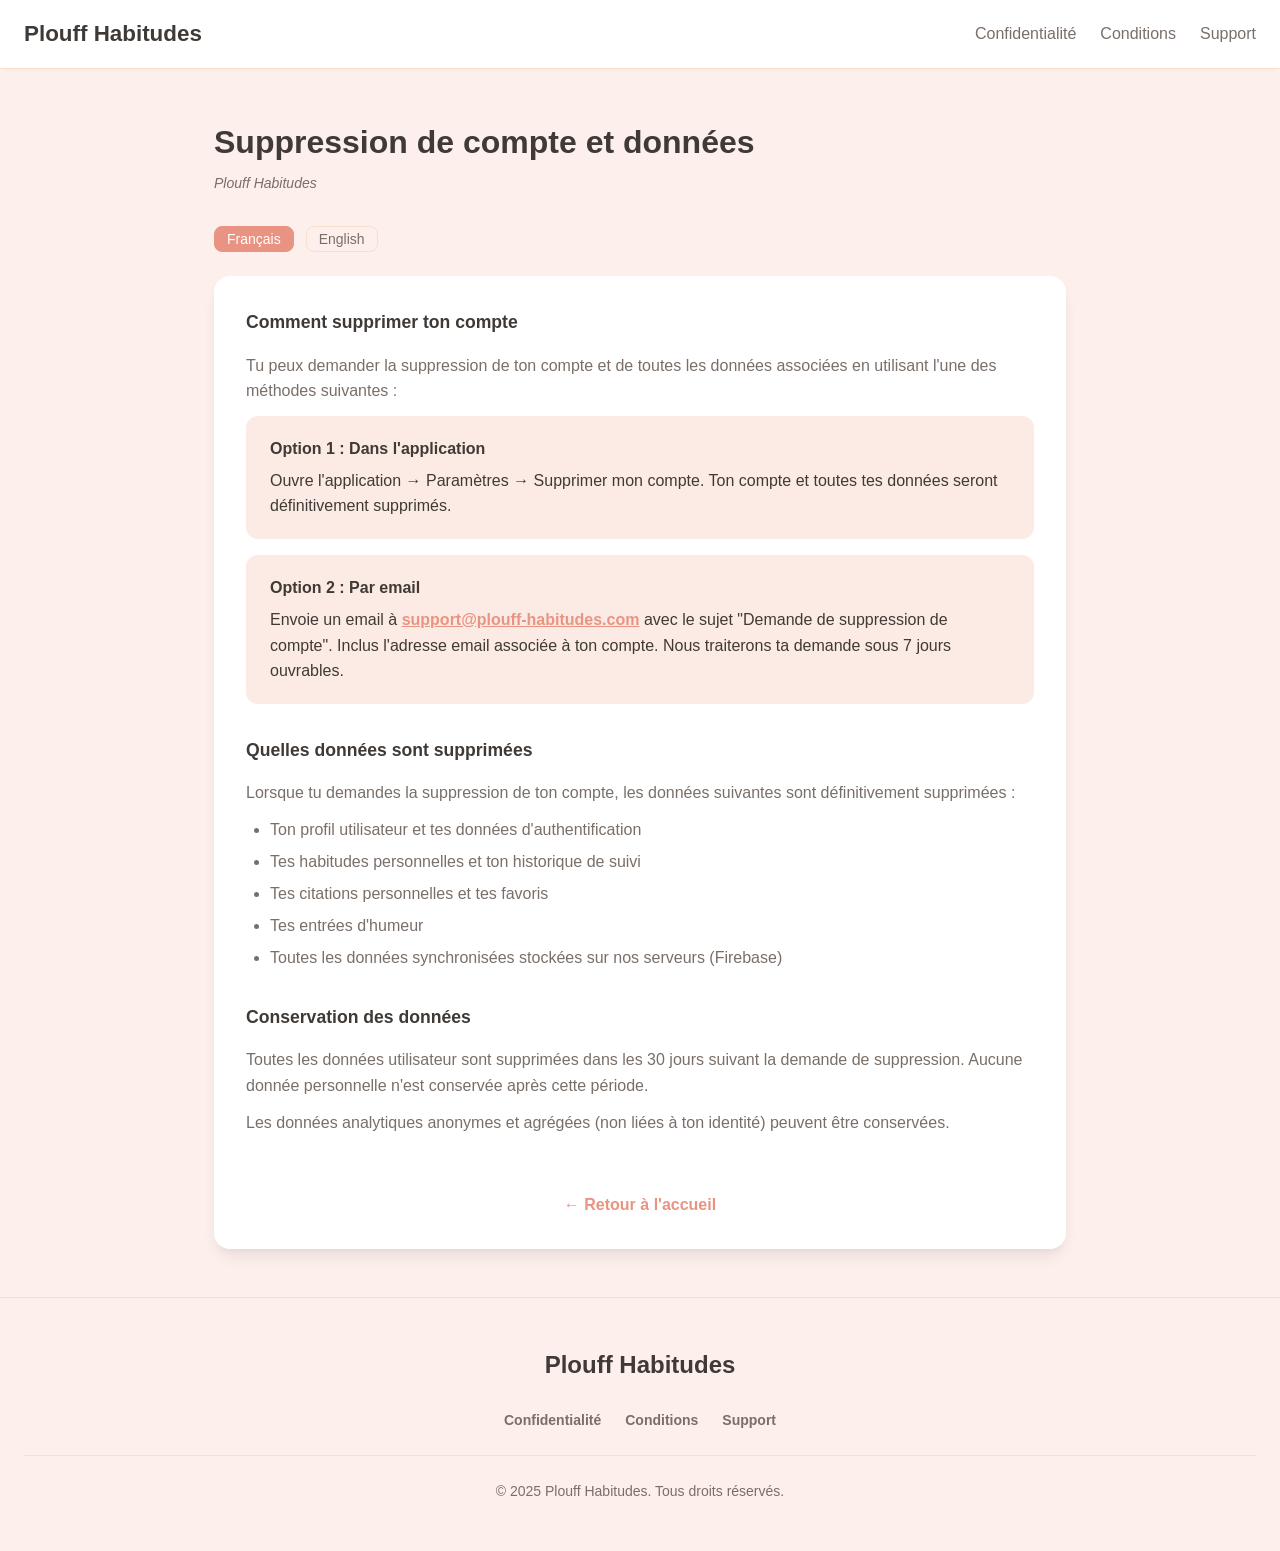
<file: public/delete-account/index.html>
<!DOCTYPE html>
<html lang="fr">
<head>
  <meta charset="UTF-8" />
  <meta name="viewport" content="width=device-width, initial-scale=1.0" />
  <title>Suppression de compte – Plouff Habitudes</title>
  <style>
    *, *::before, *::after { box-sizing: border-box; margin: 0; padding: 0; }
    body {
      font-family: -apple-system, BlinkMacSystemFont, 'Segoe UI', Roboto, sans-serif;
      background-color: #fdefeb;
      color: #3F3A36;
      line-height: 1.6;
      min-height: 100vh;
      display: flex;
      flex-direction: column;
    }

    /* HEADER */
    header {
      background: #ffffff;
      border-bottom: 1px solid #F7E1CE;
      box-shadow: 0 4px 6px -4px rgba(0,0,0,0.05);
      position: sticky;
      top: 0;
      z-index: 50;
    }
    .header-inner {
      max-width: 1280px;
      margin: 0 auto;
      padding: 1rem 1.5rem;
      display: flex;
      align-items: center;
      justify-content: space-between;
    }
    .header-logo { font-size: 1.4rem; font-weight: 700; color: #3F3A36; text-decoration: none; }
    .header-nav { display: flex; gap: 1.5rem; }
    .header-nav a { text-decoration: none; color: #7A6F68; font-weight: 500; transition: color 0.2s; }
    .header-nav a:hover { color: #3F3A36; }
    .hamburger { display: none; background: none; border: none; cursor: pointer; color: #3F3A36; padding: 0.25rem; }
    .mobile-menu { display: none; background: #ffffff; border-bottom: 1px solid #F7E1CE; box-shadow: 0 4px 6px -4px rgba(0,0,0,0.05); }
    .mobile-menu.open { display: block; }
    .mobile-menu-inner { padding: 1rem 1.5rem; display: flex; flex-direction: column; gap: 0.25rem; }
    .mobile-menu a { text-decoration: none; color: #7A6F68; font-weight: 600; padding: 0.75rem 1rem; border-radius: 0.5rem; display: block; transition: background 0.2s; }
    .mobile-menu a:hover { background: #fcebe4; color: #3F3A36; }
    @media (max-width: 640px) { .header-nav { display: none; } .hamburger { display: block; } }

    /* MAIN */
    main { flex: 1; max-width: 900px; margin: 0 auto; padding: 3rem 1.5rem; width: 100%; }
    h1 { font-size: 2rem; font-weight: 700; color: #3F3A36; margin-bottom: 0.25rem; }
    .subtitle { font-size: 0.875rem; color: #7A6F68; font-style: italic; margin-bottom: 2rem; }

    .card {
      background: #ffffff;
      border-radius: 1rem;
      box-shadow: 0 10px 15px -3px rgba(0,0,0,0.08), 0 4px 6px -4px rgba(0,0,0,0.05);
      padding: 2rem;
    }
    .section { margin-bottom: 2rem; }
    .section:last-child { margin-bottom: 0; }
    h2 { font-size: 1.1rem; font-weight: 700; color: #3F3A36; margin-bottom: 1rem; }
    p { color: #7A6F68; margin-bottom: 0.75rem; }
    ul { list-style: disc; padding-left: 1.5rem; color: #7A6F68; }
    ul li { margin-bottom: 0.4rem; }
    a { color: #E99483; font-weight: 600; }
    a:hover { text-decoration: underline; }

    .box {
      background: #fcebe4;
      border-radius: 0.75rem;
      padding: 1.25rem 1.5rem;
      margin-bottom: 1rem;
    }
    .box strong { color: #3F3A36; display: block; margin-bottom: 0.4rem; }

    .back-link { display: inline-block; color: #E99483; font-weight: 600; text-decoration: none; margin-top: 0.5rem; }
    .back-link:hover { text-decoration: underline; }

    /* LANG SWITCH */
    .lang-switch { display: flex; gap: 0.75rem; margin-bottom: 1.5rem; }
    .lang-btn {
      background: none;
      border: 1px solid #F7E1CE;
      border-radius: 0.5rem;
      padding: 0.25rem 0.75rem;
      font-size: 0.875rem;
      cursor: pointer;
      color: #7A6F68;
      font-weight: 500;
      transition: all 0.2s;
    }
    .lang-btn.active { background: #E99483; color: #fff; border-color: #E99483; }
    .section-en { display: none; }
    .section-fr { display: block; }

    /* FOOTER */
    footer { background: #fdefeb; border-top: 1px solid #F7E1CE; padding: 3rem 1.5rem; }
    .footer-inner { max-width: 1280px; margin: 0 auto; display: flex; flex-direction: column; align-items: center; gap: 1.5rem; }
    .footer-logo { font-size: 1.5rem; font-weight: 700; color: #3F3A36; }
    .footer-links { display: flex; gap: 1.5rem; flex-wrap: wrap; justify-content: center; }
    .footer-links a { text-decoration: none; color: #7A6F68; font-size: 0.875rem; transition: color 0.2s; }
    .footer-links a:hover { color: #3F3A36; }
    .footer-copy { font-size: 0.875rem; color: #7A6F68; text-align: center; border-top: 1px solid #F7E1CE; padding-top: 1.5rem; width: 100%; }
  </style>
</head>
<body>

<header>
  <div class="header-inner">
    <a href="/" class="header-logo">Plouff Habitudes</a>
    <nav class="header-nav">
      <a href="/privacy">Confidentialité</a>
      <a href="/terms">Conditions</a>
      <a href="/support">Support</a>
    </nav>
    <button class="hamburger" onclick="toggleMenu()" id="hamburger-btn" aria-label="Menu">
      <svg id="icon-menu" xmlns="http://www.w3.org/2000/svg" width="28" height="28" fill="none" viewBox="0 0 24 24" stroke="currentColor" stroke-width="2"><line x1="3" y1="6" x2="21" y2="6"/><line x1="3" y1="12" x2="21" y2="12"/><line x1="3" y1="18" x2="21" y2="18"/></svg>
      <svg id="icon-close" xmlns="http://www.w3.org/2000/svg" width="28" height="28" fill="none" viewBox="0 0 24 24" stroke="currentColor" stroke-width="2" style="display:none"><line x1="18" y1="6" x2="6" y2="18"/><line x1="6" y1="6" x2="18" y2="18"/></svg>
    </button>
  </div>
  <div class="mobile-menu" id="mobile-menu">
    <div class="mobile-menu-inner">
      <a href="/privacy">Confidentialité</a>
      <a href="/terms">Conditions</a>
      <a href="/support">Support</a>
    </div>
  </div>
</header>

<main>
  <h1 id="page-title">Suppression de compte et données</h1>
  <p class="subtitle">Plouff Habitudes</p>

  <div class="lang-switch">
    <button class="lang-btn active" onclick="setLang('fr')" id="btn-fr">Français</button>
    <button class="lang-btn" onclick="setLang('en')" id="btn-en">English</button>
  </div>

  <div class="card">

    <!-- FRANÇAIS -->
    <div class="section-fr" id="content-fr">
      <div class="section">
        <h2>Comment supprimer ton compte</h2>
        <p>Tu peux demander la suppression de ton compte et de toutes les données associées en utilisant l'une des méthodes suivantes :</p>
        <div class="box">
          <strong>Option 1 : Dans l'application</strong>
          Ouvre l'application → Paramètres → Supprimer mon compte. Ton compte et toutes tes données seront définitivement supprimés.
        </div>
        <div class="box">
          <strong>Option 2 : Par email</strong>
          Envoie un email à <a href="mailto:support@plouff-habitudes.com">support@plouff-habitudes.com</a> avec le sujet "Demande de suppression de compte". Inclus l'adresse email associée à ton compte. Nous traiterons ta demande sous 7 jours ouvrables.
        </div>
      </div>
      <div class="section">
        <h2>Quelles données sont supprimées</h2>
        <p>Lorsque tu demandes la suppression de ton compte, les données suivantes sont définitivement supprimées :</p>
        <ul>
          <li>Ton profil utilisateur et tes données d'authentification</li>
          <li>Tes habitudes personnelles et ton historique de suivi</li>
          <li>Tes citations personnelles et tes favoris</li>
          <li>Tes entrées d'humeur</li>
          <li>Toutes les données synchronisées stockées sur nos serveurs (Firebase)</li>
        </ul>
      </div>
      <div class="section">
        <h2>Conservation des données</h2>
        <p>Toutes les données utilisateur sont supprimées dans les 30 jours suivant la demande de suppression. Aucune donnée personnelle n'est conservée après cette période.</p>
        <p>Les données analytiques anonymes et agrégées (non liées à ton identité) peuvent être conservées.</p>
      </div>
      <div class="section" style="padding-top: 1rem; text-align: center;">
        <a href="/" class="back-link">← Retour à l'accueil</a>
      </div>
    </div>

    <!-- ENGLISH -->
    <div class="section-en" id="content-en">
      <div class="section">
        <h2>How to delete your account</h2>
        <p>You can request the deletion of your account and all associated data using one of the following methods:</p>
        <div class="box">
          <strong>Option 1: In the app</strong>
          Open the app → Settings → Delete my account. Your account and all data will be permanently deleted.
        </div>
        <div class="box">
          <strong>Option 2: By email</strong>
          Send an email to <a href="mailto:support@plouff-habitudes.com">support@plouff-habitudes.com</a> with the subject "Account Deletion Request". Include the email address associated with your account. We will process your request within 7 business days.
        </div>
      </div>
      <div class="section">
        <h2>What data is deleted</h2>
        <p>When you request account deletion, the following data is permanently removed:</p>
        <ul>
          <li>Your user profile and authentication data</li>
          <li>Personal habits and daily tracking history</li>
          <li>Personal quotes and favorites</li>
          <li>Mood entries</li>
          <li>All synced data stored on our servers (Firebase)</li>
        </ul>
      </div>
      <div class="section">
        <h2>Data retention</h2>
        <p>All user data is deleted within 30 days of the deletion request. No personal data is retained after this period.</p>
        <p>Anonymous, aggregated analytics data (not linked to your identity) may be retained.</p>
      </div>
      <div class="section" style="padding-top: 1rem; text-align: center;">
        <a href="/" class="back-link">← Back to home</a>
      </div>
    </div>

  </div>
</main>

<footer>
  <div class="footer-inner">
    <div class="footer-logo">Plouff Habitudes</div>
    <div class="footer-links">
      <a href="/privacy">Confidentialité</a>
      <a href="/terms">Conditions</a>
      <a href="/support">Support</a>
    </div>
    <div class="footer-copy">© 2025 Plouff Habitudes. Tous droits réservés.</div>
  </div>
</footer>

<script>
  function toggleMenu() {
    const menu = document.getElementById('mobile-menu');
    const iconMenu = document.getElementById('icon-menu');
    const iconClose = document.getElementById('icon-close');
    const isOpen = menu.classList.toggle('open');
    iconMenu.style.display = isOpen ? 'none' : 'block';
    iconClose.style.display = isOpen ? 'block' : 'none';
  }
  function setLang(lang) {
    document.getElementById('content-fr').style.display = lang === 'fr' ? 'block' : 'none';
    document.getElementById('content-en').style.display = lang === 'en' ? 'block' : 'none';
    document.getElementById('btn-fr').classList.toggle('active', lang === 'fr');
    document.getElementById('btn-en').classList.toggle('active', lang === 'en');
    document.getElementById('page-title').textContent = lang === 'fr' ? 'Suppression de compte et données' : 'Account & Data Deletion';
  }
</script>

</body>
</html>
</file>
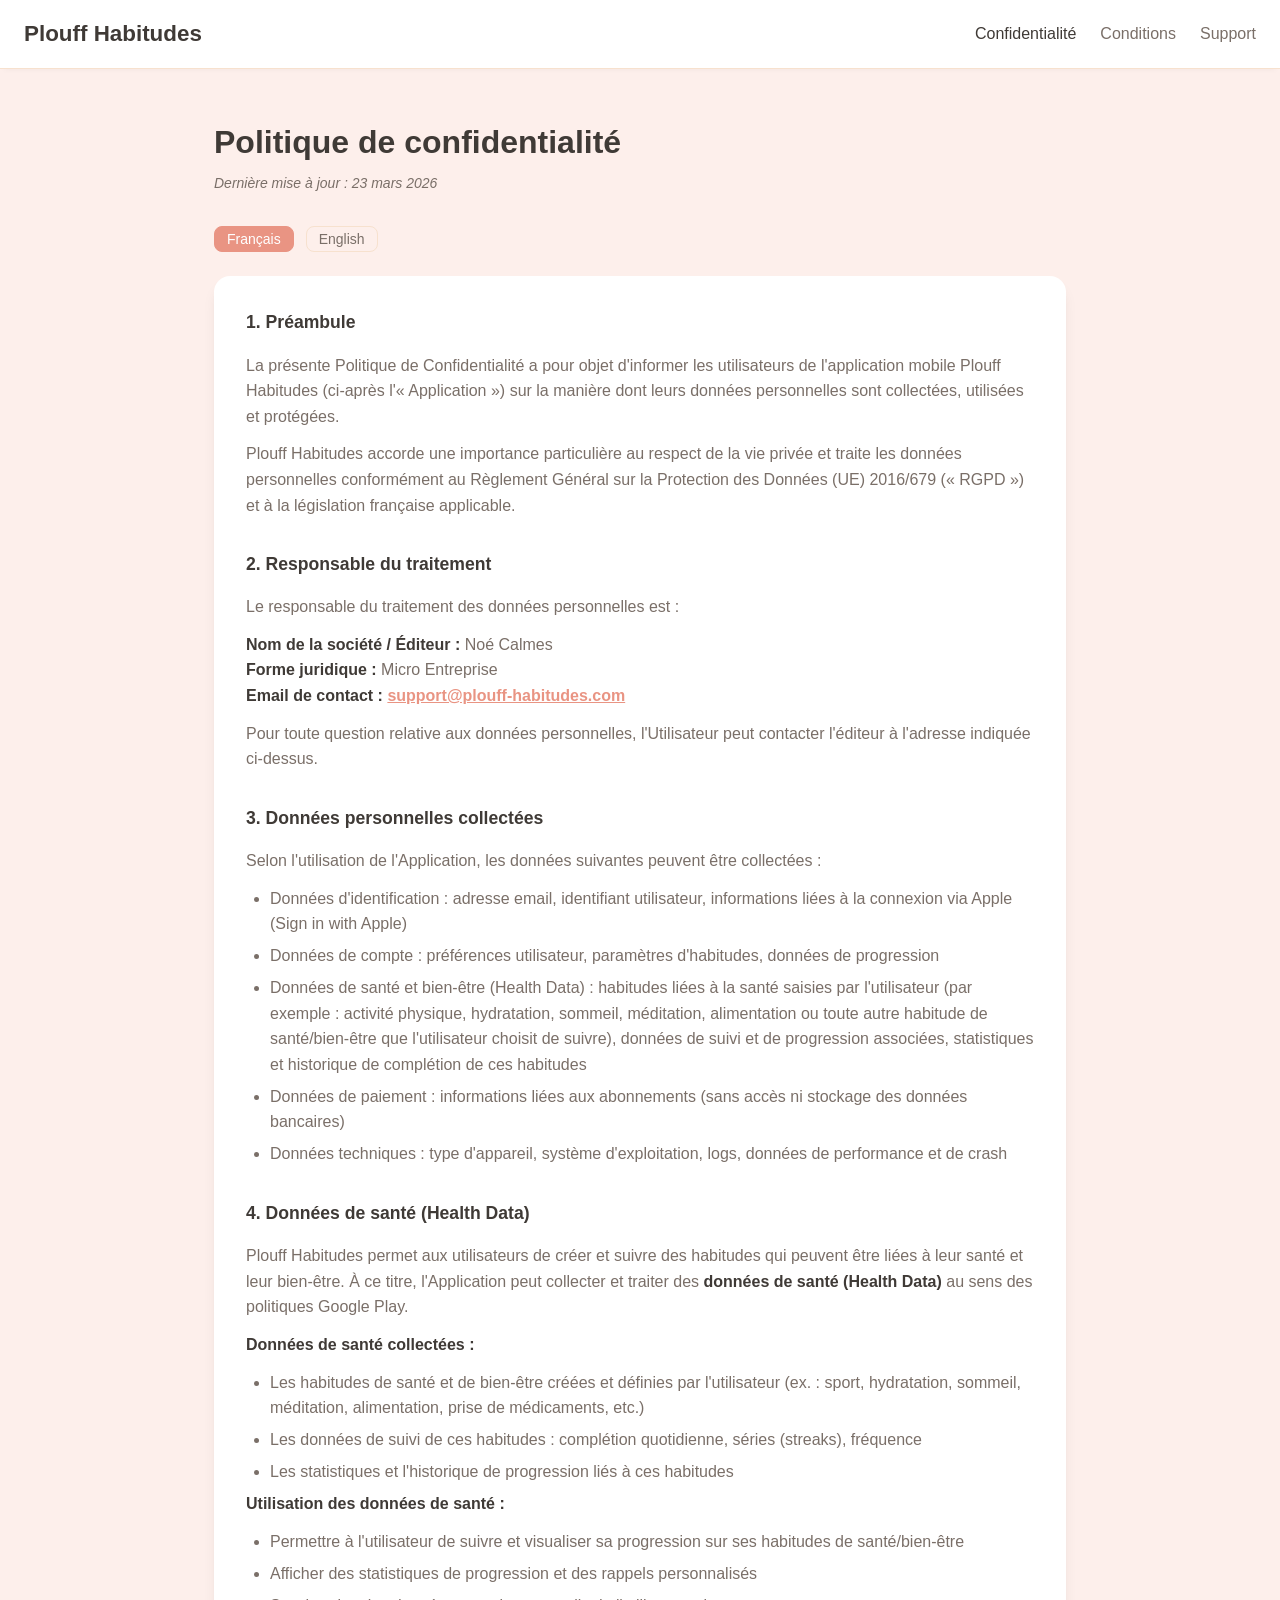
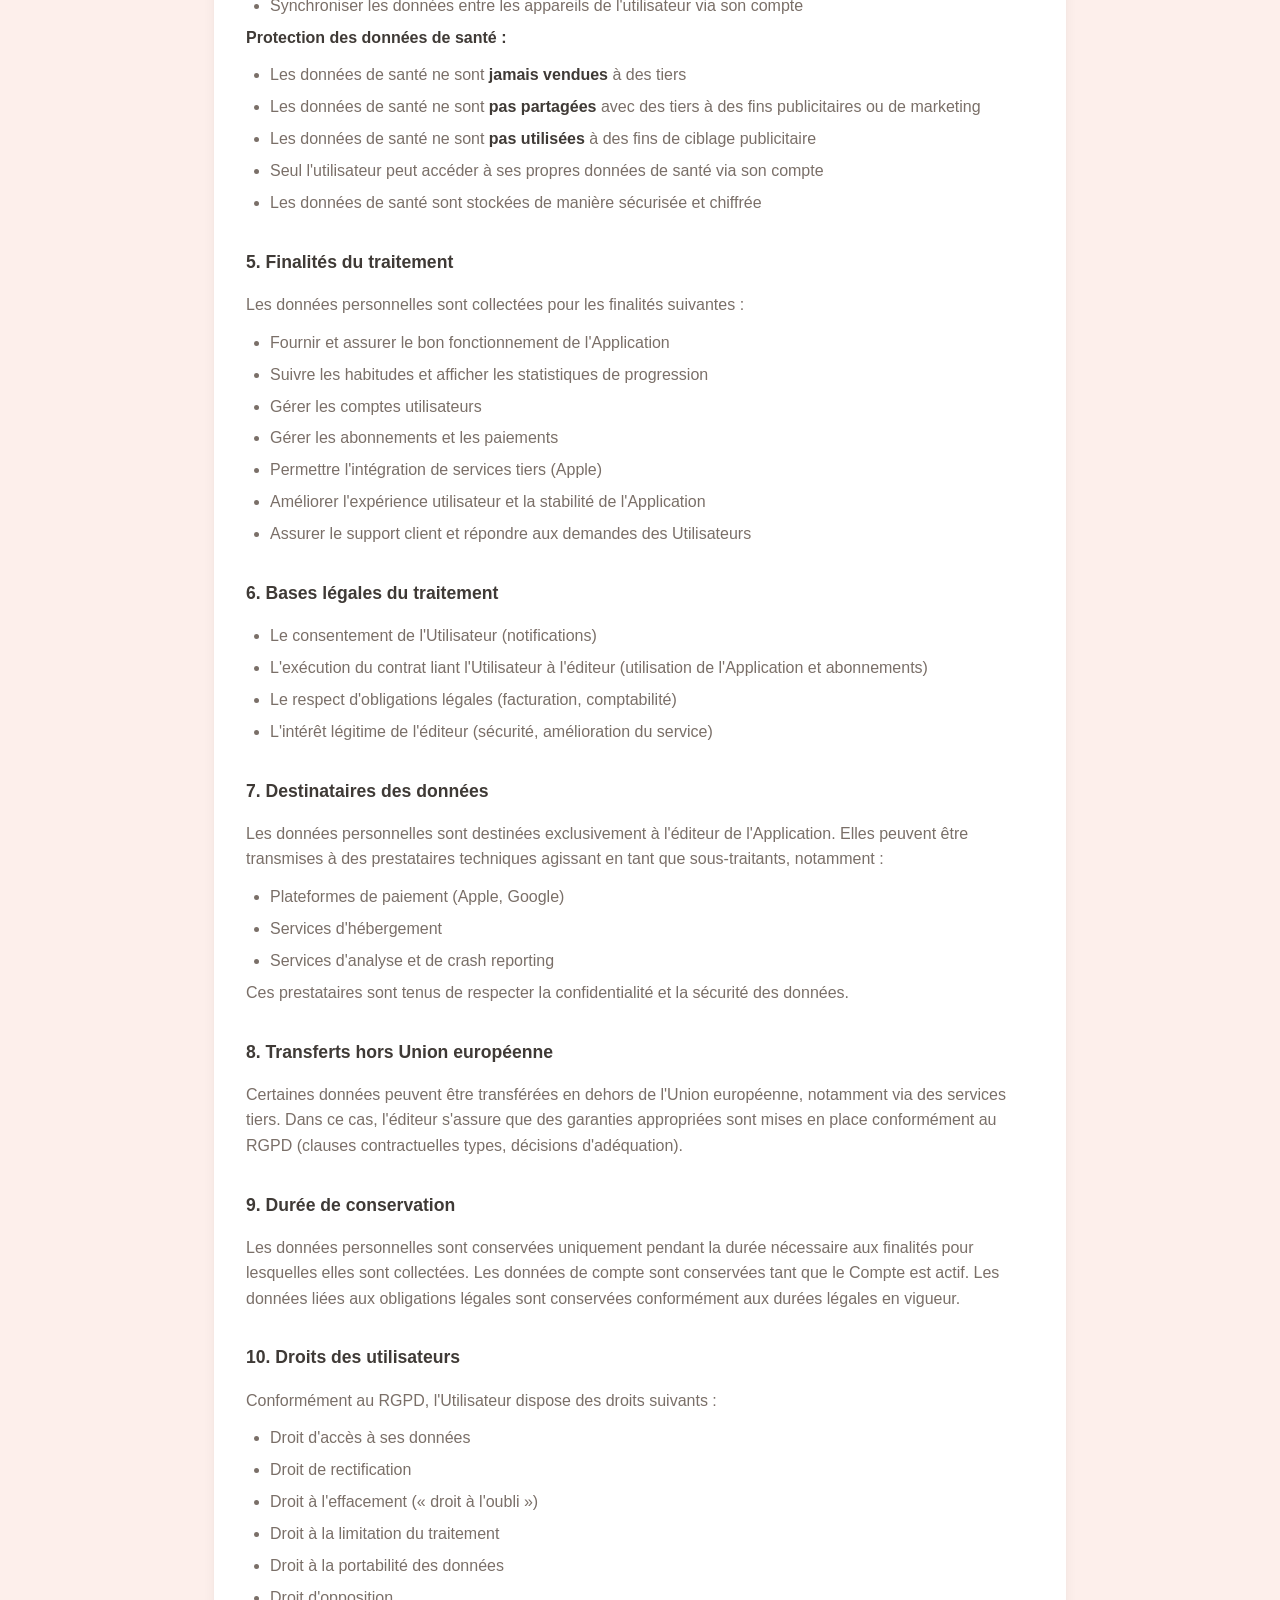
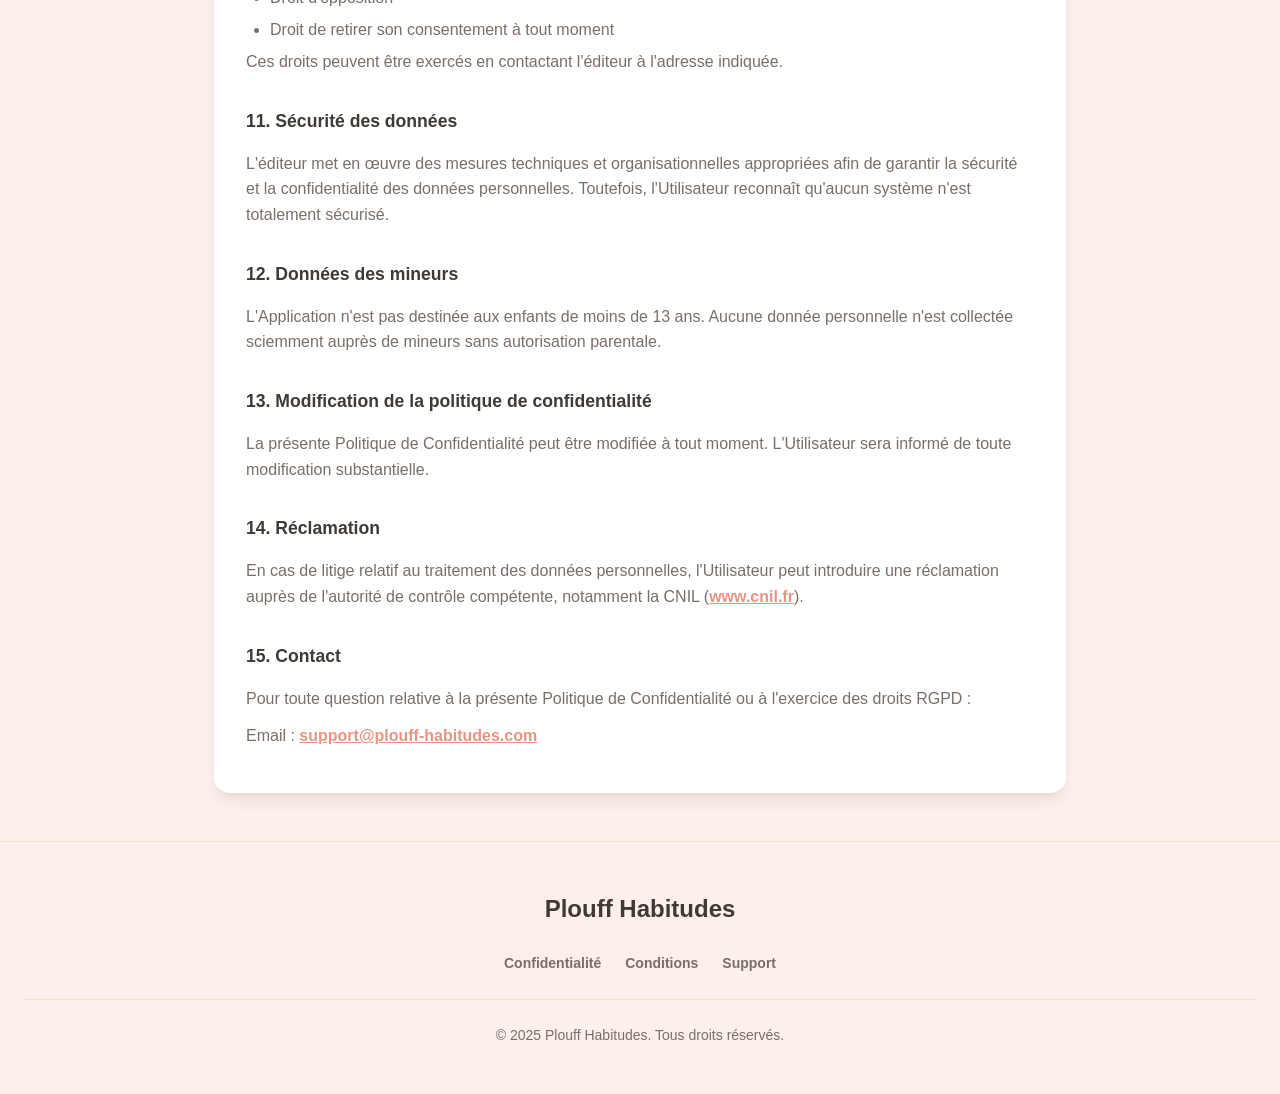
<file: public/privacy/index.html>
<!DOCTYPE html>
<html lang="fr">
<head>
  <meta charset="UTF-8" />
  <meta name="viewport" content="width=device-width, initial-scale=1.0" />
  <title>Politique de confidentialité – Plouff Habitudes</title>
  <style>
    *, *::before, *::after { box-sizing: border-box; margin: 0; padding: 0; }
    body {
      font-family: -apple-system, BlinkMacSystemFont, 'Segoe UI', Roboto, sans-serif;
      background-color: #fdefeb;
      color: #3F3A36;
      line-height: 1.6;
      min-height: 100vh;
      display: flex;
      flex-direction: column;
    }

    /* HEADER */
    header {
      background: #ffffff;
      border-bottom: 1px solid #F7E1CE;
      box-shadow: 0 4px 6px -4px rgba(0,0,0,0.05);
      position: sticky;
      top: 0;
      z-index: 50;
    }
    .header-inner {
      max-width: 1280px;
      margin: 0 auto;
      padding: 1rem 1.5rem;
      display: flex;
      align-items: center;
      justify-content: space-between;
    }
    .header-logo {
      font-size: 1.4rem;
      font-weight: 700;
      color: #3F3A36;
      text-decoration: none;
    }
    .header-nav { display: flex; gap: 1.5rem; }
    .header-nav a {
      text-decoration: none;
      color: #7A6F68;
      font-weight: 500;
      transition: color 0.2s;
    }
    .header-nav a:hover, .header-nav a.active { color: #3F3A36; }
    .hamburger { display: none; background: none; border: none; cursor: pointer; color: #3F3A36; padding: 0.25rem; }
    .mobile-menu { display: none; background: #ffffff; border-bottom: 1px solid #F7E1CE; box-shadow: 0 4px 6px -4px rgba(0,0,0,0.05); }
    .mobile-menu.open { display: block; }
    .mobile-menu-inner { padding: 1rem 1.5rem; display: flex; flex-direction: column; gap: 0.25rem; }
    .mobile-menu a { text-decoration: none; color: #7A6F68; font-weight: 600; padding: 0.75rem 1rem; border-radius: 0.5rem; display: block; transition: background 0.2s; }
    .mobile-menu a:hover, .mobile-menu a.active { background: #fcebe4; color: #3F3A36; }
    @media (max-width: 640px) { .header-nav { display: none; } .hamburger { display: block; } }

    /* MAIN */
    main { flex: 1; max-width: 900px; margin: 0 auto; padding: 3rem 1.5rem; width: 100%; }
    h1 { font-size: 2rem; font-weight: 700; color: #3F3A36; margin-bottom: 0.25rem; }
    .last-update { font-size: 0.875rem; color: #7A6F68; font-style: italic; margin-bottom: 2rem; }

    .card {
      background: #ffffff;
      border-radius: 1rem;
      box-shadow: 0 10px 15px -3px rgba(0,0,0,0.08), 0 4px 6px -4px rgba(0,0,0,0.05);
      padding: 2rem;
    }
    .section { margin-bottom: 2rem; }
    .section:last-child { margin-bottom: 0; }
    h2 { font-size: 1.1rem; font-weight: 700; color: #3F3A36; margin-bottom: 1rem; }
    p { color: #7A6F68; margin-bottom: 0.75rem; }
    ul { list-style: disc; padding-left: 1.5rem; color: #7A6F68; }
    ul li { margin-bottom: 0.4rem; }
    a { color: #E99483; font-weight: 600; }
    a:hover { text-decoration: underline; }
    strong { color: #3F3A36; }

    /* LANG SWITCH */
    .lang-switch {
      display: flex;
      gap: 0.75rem;
      margin-bottom: 1.5rem;
    }
    .lang-btn {
      background: none;
      border: 1px solid #F7E1CE;
      border-radius: 0.5rem;
      padding: 0.25rem 0.75rem;
      font-size: 0.875rem;
      cursor: pointer;
      color: #7A6F68;
      font-weight: 500;
      transition: all 0.2s;
    }
    .lang-btn.active {
      background: #E99483;
      color: #fff;
      border-color: #E99483;
    }

    .section-en { display: none; }
    .section-fr { display: block; }

    /* FOOTER */
    footer {
      background: #fdefeb;
      border-top: 1px solid #F7E1CE;
      padding: 3rem 1.5rem;
    }
    .footer-inner {
      max-width: 1280px;
      margin: 0 auto;
      display: flex;
      flex-direction: column;
      align-items: center;
      gap: 1.5rem;
    }
    .footer-logo { font-size: 1.5rem; font-weight: 700; color: #3F3A36; }
    .footer-links { display: flex; gap: 1.5rem; flex-wrap: wrap; justify-content: center; }
    .footer-links a { text-decoration: none; color: #7A6F68; font-size: 0.875rem; transition: color 0.2s; }
    .footer-links a:hover { color: #3F3A36; }
    .footer-copy { font-size: 0.875rem; color: #7A6F68; text-align: center; border-top: 1px solid #F7E1CE; padding-top: 1.5rem; width: 100%; }
  </style>
</head>
<body>

<header>
  <div class="header-inner">
    <a href="/" class="header-logo">Plouff Habitudes</a>
    <nav class="header-nav">
      <a href="/privacy" class="active">Confidentialité</a>
      <a href="/terms">Conditions</a>
      <a href="/support">Support</a>
    </nav>
    <button class="hamburger" onclick="toggleMenu()" id="hamburger-btn" aria-label="Menu">
      <svg id="icon-menu" xmlns="http://www.w3.org/2000/svg" width="28" height="28" fill="none" viewBox="0 0 24 24" stroke="currentColor" stroke-width="2"><line x1="3" y1="6" x2="21" y2="6"/><line x1="3" y1="12" x2="21" y2="12"/><line x1="3" y1="18" x2="21" y2="18"/></svg>
      <svg id="icon-close" xmlns="http://www.w3.org/2000/svg" width="28" height="28" fill="none" viewBox="0 0 24 24" stroke="currentColor" stroke-width="2" style="display:none"><line x1="18" y1="6" x2="6" y2="18"/><line x1="6" y1="6" x2="18" y2="18"/></svg>
    </button>
  </div>
  <div class="mobile-menu" id="mobile-menu">
    <div class="mobile-menu-inner">
      <a href="/privacy" class="active">Confidentialité</a>
      <a href="/terms">Conditions</a>
      <a href="/support">Support</a>
    </div>
  </div>
</header>

<main>
  <h1 id="page-title">Politique de confidentialité</h1>
  <p class="last-update" id="page-date">Dernière mise à jour : 23 mars 2026</p>

  <div class="lang-switch">
    <button class="lang-btn active" onclick="setLang('fr')" id="btn-fr">Français</button>
    <button class="lang-btn" onclick="setLang('en')" id="btn-en">English</button>
  </div>

  <div class="card">

    <!-- FRANÇAIS -->
    <div class="section-fr" id="content-fr">
      <div class="section">
        <h2>1. Préambule</h2>
        <p>La présente Politique de Confidentialité a pour objet d'informer les utilisateurs de l'application mobile Plouff Habitudes (ci-après l'« Application ») sur la manière dont leurs données personnelles sont collectées, utilisées et protégées.</p>
        <p>Plouff Habitudes accorde une importance particulière au respect de la vie privée et traite les données personnelles conformément au Règlement Général sur la Protection des Données (UE) 2016/679 (« RGPD ») et à la législation française applicable.</p>
      </div>
      <div class="section">
        <h2>2. Responsable du traitement</h2>
        <p>Le responsable du traitement des données personnelles est :</p>
        <p><strong>Nom de la société / Éditeur :</strong> Noé Calmes<br /><strong>Forme juridique :</strong> Micro Entreprise<br /><strong>Email de contact :</strong> <a href="mailto:support@plouff-habitudes.com">support@plouff-habitudes.com</a></p>
        <p>Pour toute question relative aux données personnelles, l'Utilisateur peut contacter l'éditeur à l'adresse indiquée ci-dessus.</p>
      </div>
      <div class="section">
        <h2>3. Données personnelles collectées</h2>
        <p>Selon l'utilisation de l'Application, les données suivantes peuvent être collectées :</p>
        <ul>
          <li>Données d'identification : adresse email, identifiant utilisateur, informations liées à la connexion via Apple (Sign in with Apple)</li>
          <li>Données de compte : préférences utilisateur, paramètres d'habitudes, données de progression</li>
          <li>Données de santé et bien-être (Health Data) : habitudes liées à la santé saisies par l'utilisateur (par exemple : activité physique, hydratation, sommeil, méditation, alimentation ou toute autre habitude de santé/bien-être que l'utilisateur choisit de suivre), données de suivi et de progression associées, statistiques et historique de complétion de ces habitudes</li>
          <li>Données de paiement : informations liées aux abonnements (sans accès ni stockage des données bancaires)</li>
          <li>Données techniques : type d'appareil, système d'exploitation, logs, données de performance et de crash</li>
        </ul>
      </div>
      <div class="section">
        <h2>4. Données de santé (Health Data)</h2>
        <p>Plouff Habitudes permet aux utilisateurs de créer et suivre des habitudes qui peuvent être liées à leur santé et leur bien-être. À ce titre, l'Application peut collecter et traiter des <strong>données de santé (Health Data)</strong> au sens des politiques Google Play.</p>
        <p><strong>Données de santé collectées :</strong></p>
        <ul>
          <li>Les habitudes de santé et de bien-être créées et définies par l'utilisateur (ex. : sport, hydratation, sommeil, méditation, alimentation, prise de médicaments, etc.)</li>
          <li>Les données de suivi de ces habitudes : complétion quotidienne, séries (streaks), fréquence</li>
          <li>Les statistiques et l'historique de progression liés à ces habitudes</li>
        </ul>
        <p><strong>Utilisation des données de santé :</strong></p>
        <ul>
          <li>Permettre à l'utilisateur de suivre et visualiser sa progression sur ses habitudes de santé/bien-être</li>
          <li>Afficher des statistiques de progression et des rappels personnalisés</li>
          <li>Synchroniser les données entre les appareils de l'utilisateur via son compte</li>
        </ul>
        <p><strong>Protection des données de santé :</strong></p>
        <ul>
          <li>Les données de santé ne sont <strong>jamais vendues</strong> à des tiers</li>
          <li>Les données de santé ne sont <strong>pas partagées</strong> avec des tiers à des fins publicitaires ou de marketing</li>
          <li>Les données de santé ne sont <strong>pas utilisées</strong> à des fins de ciblage publicitaire</li>
          <li>Seul l'utilisateur peut accéder à ses propres données de santé via son compte</li>
          <li>Les données de santé sont stockées de manière sécurisée et chiffrée</li>
        </ul>
      </div>
      <div class="section">
        <h2>5. Finalités du traitement</h2>
        <p>Les données personnelles sont collectées pour les finalités suivantes :</p>
        <ul>
          <li>Fournir et assurer le bon fonctionnement de l'Application</li>
          <li>Suivre les habitudes et afficher les statistiques de progression</li>
          <li>Gérer les comptes utilisateurs</li>
          <li>Gérer les abonnements et les paiements</li>
          <li>Permettre l'intégration de services tiers (Apple)</li>
          <li>Améliorer l'expérience utilisateur et la stabilité de l'Application</li>
          <li>Assurer le support client et répondre aux demandes des Utilisateurs</li>
        </ul>
      </div>
      <div class="section">
        <h2>6. Bases légales du traitement</h2>
        <ul>
          <li>Le consentement de l'Utilisateur (notifications)</li>
          <li>L'exécution du contrat liant l'Utilisateur à l'éditeur (utilisation de l'Application et abonnements)</li>
          <li>Le respect d'obligations légales (facturation, comptabilité)</li>
          <li>L'intérêt légitime de l'éditeur (sécurité, amélioration du service)</li>
        </ul>
      </div>
      <div class="section">
        <h2>7. Destinataires des données</h2>
        <p>Les données personnelles sont destinées exclusivement à l'éditeur de l'Application. Elles peuvent être transmises à des prestataires techniques agissant en tant que sous-traitants, notamment :</p>
        <ul>
          <li>Plateformes de paiement (Apple, Google)</li>
          <li>Services d'hébergement</li>
          <li>Services d'analyse et de crash reporting</li>
        </ul>
        <p>Ces prestataires sont tenus de respecter la confidentialité et la sécurité des données.</p>
      </div>
      <div class="section">
        <h2>8. Transferts hors Union européenne</h2>
        <p>Certaines données peuvent être transférées en dehors de l'Union européenne, notamment via des services tiers. Dans ce cas, l'éditeur s'assure que des garanties appropriées sont mises en place conformément au RGPD (clauses contractuelles types, décisions d'adéquation).</p>
      </div>
      <div class="section">
        <h2>9. Durée de conservation</h2>
        <p>Les données personnelles sont conservées uniquement pendant la durée nécessaire aux finalités pour lesquelles elles sont collectées. Les données de compte sont conservées tant que le Compte est actif. Les données liées aux obligations légales sont conservées conformément aux durées légales en vigueur.</p>
      </div>
      <div class="section">
        <h2>10. Droits des utilisateurs</h2>
        <p>Conformément au RGPD, l'Utilisateur dispose des droits suivants :</p>
        <ul>
          <li>Droit d'accès à ses données</li>
          <li>Droit de rectification</li>
          <li>Droit à l'effacement (« droit à l'oubli »)</li>
          <li>Droit à la limitation du traitement</li>
          <li>Droit à la portabilité des données</li>
          <li>Droit d'opposition</li>
          <li>Droit de retirer son consentement à tout moment</li>
        </ul>
        <p>Ces droits peuvent être exercés en contactant l'éditeur à l'adresse indiquée.</p>
      </div>
      <div class="section">
        <h2>11. Sécurité des données</h2>
        <p>L'éditeur met en œuvre des mesures techniques et organisationnelles appropriées afin de garantir la sécurité et la confidentialité des données personnelles. Toutefois, l'Utilisateur reconnaît qu'aucun système n'est totalement sécurisé.</p>
      </div>
      <div class="section">
        <h2>12. Données des mineurs</h2>
        <p>L'Application n'est pas destinée aux enfants de moins de 13 ans. Aucune donnée personnelle n'est collectée sciemment auprès de mineurs sans autorisation parentale.</p>
      </div>
      <div class="section">
        <h2>13. Modification de la politique de confidentialité</h2>
        <p>La présente Politique de Confidentialité peut être modifiée à tout moment. L'Utilisateur sera informé de toute modification substantielle.</p>
      </div>
      <div class="section">
        <h2>14. Réclamation</h2>
        <p>En cas de litige relatif au traitement des données personnelles, l'Utilisateur peut introduire une réclamation auprès de l'autorité de contrôle compétente, notamment la CNIL (<a href="https://www.cnil.fr" target="_blank" rel="noopener">www.cnil.fr</a>).</p>
      </div>
      <div class="section">
        <h2>15. Contact</h2>
        <p>Pour toute question relative à la présente Politique de Confidentialité ou à l'exercice des droits RGPD :</p>
        <p>Email : <a href="mailto:support@plouff-habitudes.com">support@plouff-habitudes.com</a></p>
      </div>
    </div>

    <!-- ENGLISH -->
    <div class="section-en" id="content-en">
      <div class="section">
        <h2>1. Preamble</h2>
        <p>This Privacy Policy aims to inform users of the Plouff Habitudes mobile application (hereinafter the "Application") about how their personal data is collected, used and protected.</p>
        <p>Plouff Habitudes attaches particular importance to respect for privacy and processes personal data in accordance with the General Data Protection Regulation (EU) 2016/679 ("GDPR") and applicable French legislation.</p>
      </div>
      <div class="section">
        <h2>2. Data Controller</h2>
        <p>The controller of personal data is:</p>
        <p><strong>Publisher:</strong> Noé Calmes<br /><strong>Legal form:</strong> Micro Enterprise<br /><strong>Contact:</strong> <a href="mailto:support@plouff-habitudes.com">support@plouff-habitudes.com</a></p>
      </div>
      <div class="section">
        <h2>3. Personal Data Collected</h2>
        <ul>
          <li>Identification data: email address, user identifier, Sign in with Apple information</li>
          <li>Account data: user preferences, habit settings, progress data</li>
          <li>Health and wellness data (Health Data): health-related habits entered by the user (e.g., physical activity, hydration, sleep, meditation, nutrition, or any other health/wellness habit the user chooses to track), associated tracking and progress data, completion history and statistics for these habits</li>
          <li>Payment data: subscription-related information (no banking data stored)</li>
          <li>Technical data: device type, OS, logs, performance and crash data</li>
        </ul>
      </div>
      <div class="section">
        <h2>4. Health Data</h2>
        <p>Plouff Habitudes allows users to create and track habits that may be related to their health and wellness. As such, the Application may collect and process <strong>Health Data</strong> as defined by Google Play policies.</p>
        <p><strong>Health data collected:</strong></p>
        <ul>
          <li>Health and wellness habits created and defined by the user (e.g., exercise, hydration, sleep, meditation, nutrition, medication, etc.)</li>
          <li>Tracking data for these habits: daily completion, streaks, frequency</li>
          <li>Statistics and progress history related to these habits</li>
        </ul>
        <p><strong>Use of health data:</strong></p>
        <ul>
          <li>Enable the user to track and visualize their progress on health/wellness habits</li>
          <li>Display progress statistics and personalized reminders</li>
          <li>Synchronize data across the user's devices via their account</li>
        </ul>
        <p><strong>Protection of health data:</strong></p>
        <ul>
          <li>Health data is <strong>never sold</strong> to third parties</li>
          <li>Health data is <strong>not shared</strong> with third parties for advertising or marketing purposes</li>
          <li>Health data is <strong>not used</strong> for ad targeting</li>
          <li>Only the user can access their own health data through their account</li>
          <li>Health data is stored securely and encrypted</li>
        </ul>
      </div>
      <div class="section">
        <h2>5. Processing Purposes</h2>
        <ul>
          <li>Provide and ensure proper operation of the Application</li>
          <li>Track habits and display progress statistics</li>
          <li>Manage user accounts and subscriptions</li>
          <li>Allow integration of third-party services (Apple)</li>
          <li>Improve user experience and Application stability</li>
          <li>Provide customer support</li>
        </ul>
      </div>
      <div class="section">
        <h2>6. Legal Basis</h2>
        <ul>
          <li>User consent (notifications)</li>
          <li>Performance of the contract (use of the Application and subscriptions)</li>
          <li>Compliance with legal obligations (billing, accounting)</li>
          <li>Legitimate interest of the publisher (security, service improvement)</li>
        </ul>
      </div>
      <div class="section">
        <h2>7. Data Recipients</h2>
        <p>Data is intended exclusively for the publisher and may be shared with subcontractors: payment platforms (Apple, Google), hosting services, analytics and crash reporting services.</p>
      </div>
      <div class="section">
        <h2>8. Transfers Outside the EU</h2>
        <p>Some data may be transferred outside the EU via third-party services. Appropriate safeguards are in place in accordance with GDPR.</p>
      </div>
      <div class="section">
        <h2>9. Retention Period</h2>
        <p>Account data is kept as long as the account is active. Data related to legal obligations are kept per applicable legal periods.</p>
      </div>
      <div class="section">
        <h2>10. User Rights</h2>
        <p>Under GDPR: right of access, rectification, erasure, restriction, portability, objection, and to withdraw consent. Contact: <a href="mailto:support@plouff-habitudes.com">support@plouff-habitudes.com</a></p>
      </div>
      <div class="section">
        <h2>11. Data Security</h2>
        <p>The publisher implements appropriate technical and organizational measures to ensure data security and confidentiality.</p>
      </div>
      <div class="section">
        <h2>12. Children's Data</h2>
        <p>The Application is not intended for children under 13. No personal data is knowingly collected from minors without parental authorization.</p>
      </div>
      <div class="section">
        <h2>13. Policy Changes</h2>
        <p>This Privacy Policy may be modified at any time. Users will be informed of any substantial modification.</p>
      </div>
      <div class="section">
        <h2>14. Complaints</h2>
        <p>Users may file a complaint with the competent supervisory authority, in particular the CNIL (<a href="https://www.cnil.fr" target="_blank" rel="noopener">www.cnil.fr</a>).</p>
      </div>
      <div class="section">
        <h2>15. Contact</h2>
        <p>Email: <a href="mailto:support@plouff-habitudes.com">support@plouff-habitudes.com</a></p>
      </div>
    </div>

  </div>
</main>

<footer>
  <div class="footer-inner">
    <div class="footer-logo">Plouff Habitudes</div>
    <div class="footer-links">
      <a href="/privacy">Confidentialité</a>
      <a href="/terms">Conditions</a>
      <a href="/support">Support</a>
    </div>
    <div class="footer-copy">© 2025 Plouff Habitudes. Tous droits réservés.</div>
  </div>
</footer>

<script>
  function toggleMenu() {
    const menu = document.getElementById('mobile-menu');
    const iconMenu = document.getElementById('icon-menu');
    const iconClose = document.getElementById('icon-close');
    const isOpen = menu.classList.toggle('open');
    iconMenu.style.display = isOpen ? 'none' : 'block';
    iconClose.style.display = isOpen ? 'block' : 'none';
  }
  function setLang(lang) {
    document.getElementById('content-fr').style.display = lang === 'fr' ? 'block' : 'none';
    document.getElementById('content-en').style.display = lang === 'en' ? 'block' : 'none';
    document.getElementById('btn-fr').classList.toggle('active', lang === 'fr');
    document.getElementById('btn-en').classList.toggle('active', lang === 'en');
    document.getElementById('page-title').textContent = lang === 'fr' ? 'Politique de confidentialité' : 'Privacy Policy';
    document.getElementById('page-date').textContent = lang === 'fr' ? 'Dernière mise à jour : 23 mars 2026' : 'Last updated: March 23, 2026';
  }
</script>

</body>
</html>
</file>
